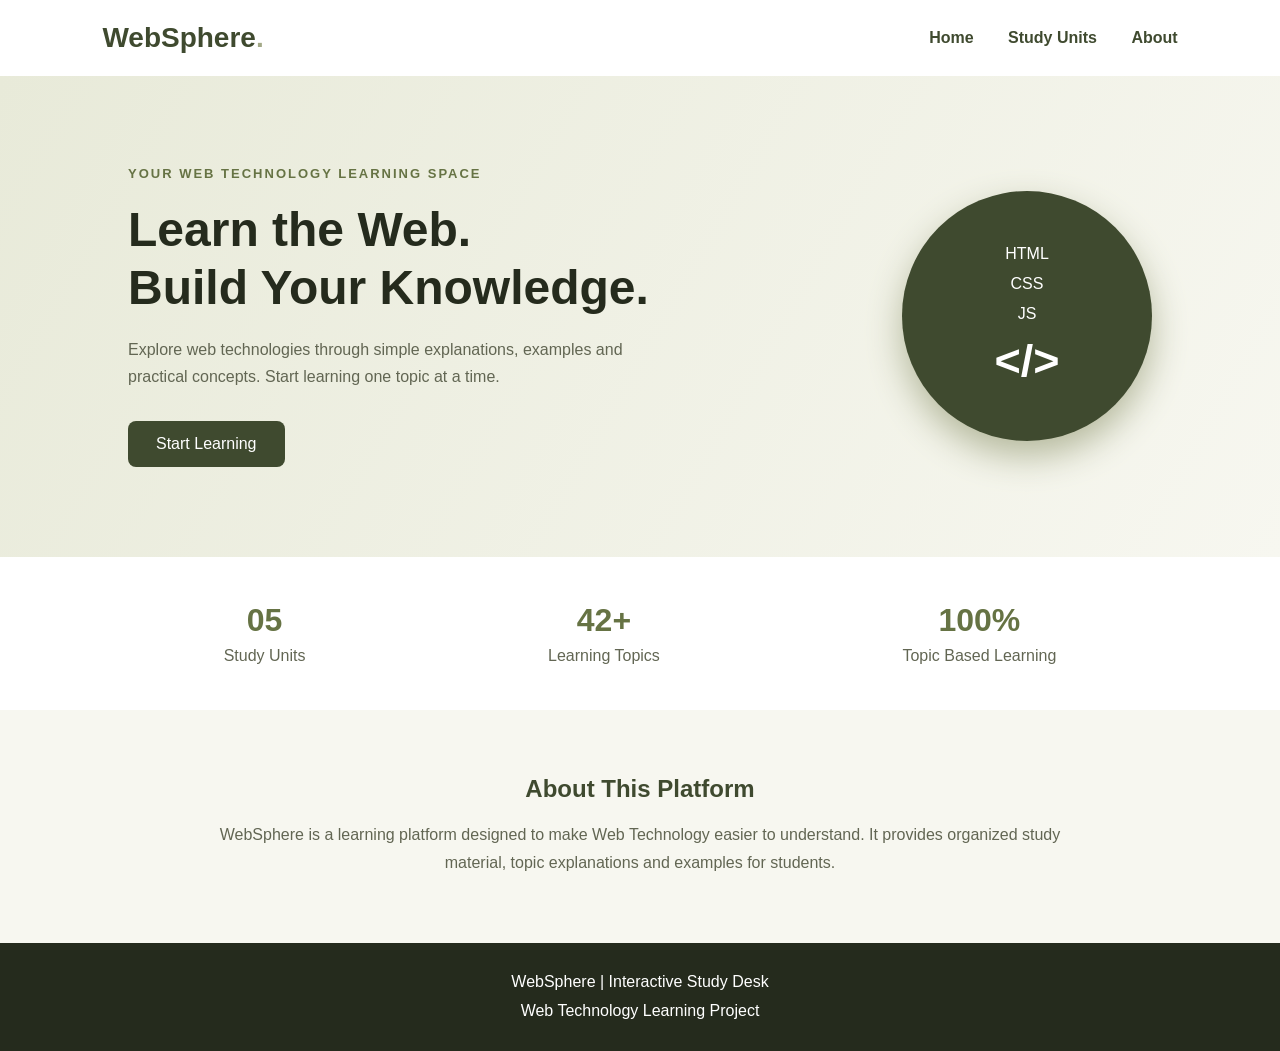
<file: index.html>
<!DOCTYPE html>
<html lang="en">
<head>
    <meta charset="UTF-8">
    <meta name="viewport" content="width=device-width, initial-scale=1.0">

    <title>WebSphere Study Desk</title>

    <link rel="stylesheet" href="style.css">
</head>

<body>

    <header>
        <div class="logo">WebSphere<span>.</span></div>

        <nav>
            <a href="index.html">Home</a>
            <a href="units.html">Study Units</a>
            <a href="#about">About</a>
        </nav>
    </header>

    <section class="hero">

        <div class="hero-content">

            <p class="small-heading">
                YOUR WEB TECHNOLOGY LEARNING SPACE
            </p>

            <h1>
                Learn the Web.<br>
                Build Your Knowledge.
            </h1>

            <p class="description">
                Explore web technologies through simple explanations,
                examples and practical concepts. Start learning
                one topic at a time.
            </p>

            <a href="units.html" class="start-btn">
                Start Learning 
            </a>

        </div>

        <div class="hero-image">
            <div class="circle">
                <span>HTML</span>
                <span>CSS</span>
                <span>JS</span>
                <h2>&lt;/&gt;</h2>
            </div>
        </div>

    </section>

    <section class="features">

        <div class="feature">
            <h2>05</h2>
            <p>Study Units</p>
        </div>

        <div class="feature">
            <h2>42+</h2>
            <p>Learning Topics</p>
        </div>

        <div class="feature">
            <h2>100%</h2>
            <p>Topic Based Learning</p>
        </div>

    </section>

    <section class="about" id="about">

        <h2>About This Platform</h2>

        <p>
            WebSphere is a learning platform designed to make
            Web Technology easier to understand. It provides
            organized study material, topic explanations and
            examples for students.
        </p>

    </section>

    <footer>
        <p>WebSphere | Interactive Study Desk</p>
        <p>Web Technology Learning Project</p>
    </footer>

</body>
</html>
</file>
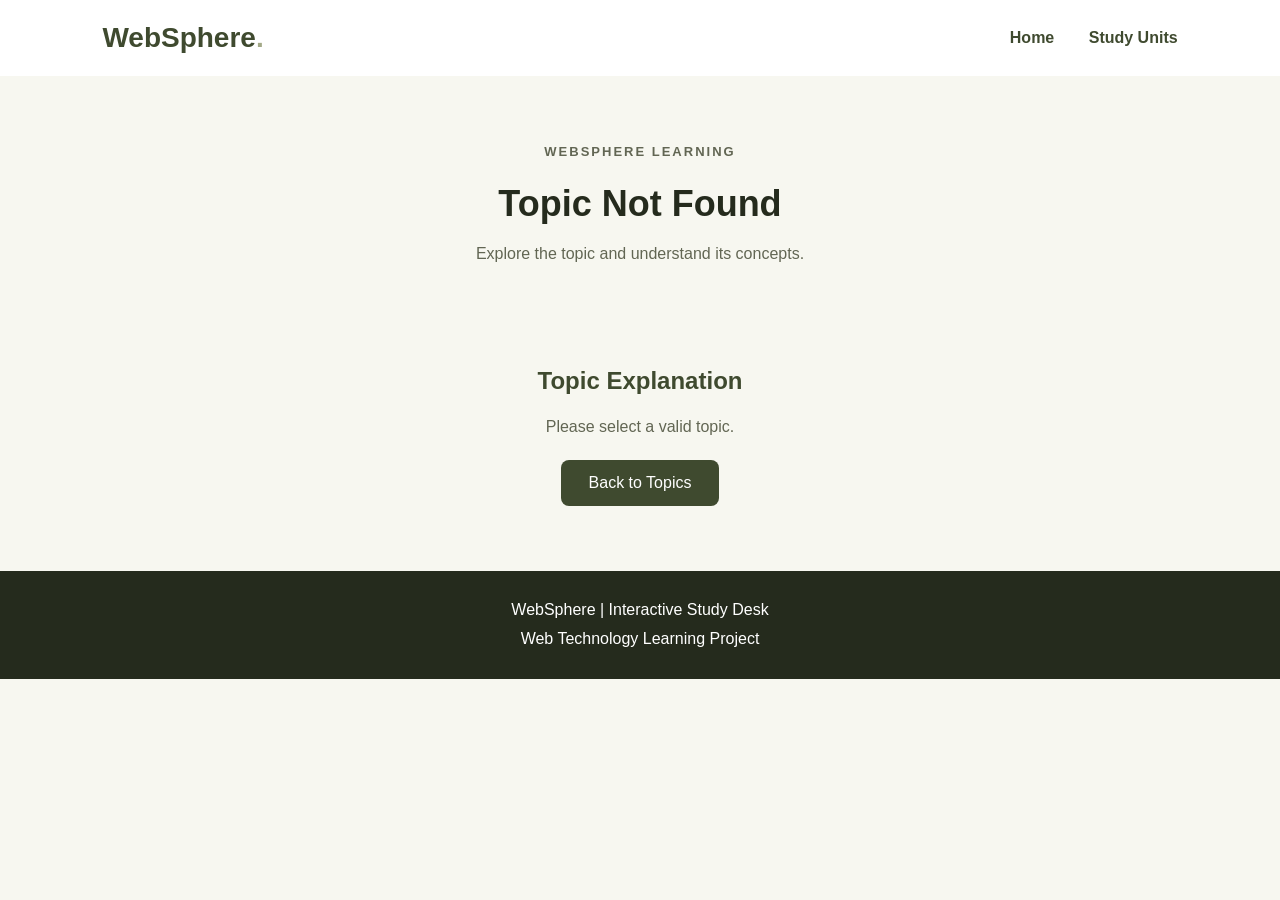
<file: detail.html>
<!DOCTYPE html>
<html lang="en">
<head>
    <meta charset="UTF-8">
    <meta name="viewport" content="width=device-width, initial-scale=1.0">
    <title>Topic Details | WebSphere</title>
    <link rel="stylesheet" href="style.css">
</head>
<body>

    <header>
        <div class="logo">WebSphere<span>.</span></div>
        <nav>
            <a href="index.html">Home</a>
            <a href="units.html">Study Units</a>
        </nav>
    </header>

    <section class="units-heading">
        <p class="small-heading">WEBSPHERE LEARNING</p>
        <h1 id="detail-title">Topic Title</h1>
        <p>Explore the topic and understand its concepts.</p>
    </section>

    <section class="about">
        <h2>Topic Explanation</h2>
        <p id="detail-content">Loading topic...</p>
        <br>
        <a id="back-link" href="units.html" class="start-btn">
            Back to Topics
        </a>
    </section>

    <footer>
        <p>WebSphere | Interactive Study Desk</p>
        <p>Web Technology Learning Project</p>
    </footer>

    <script src="topics.js"></script>
    <script src="detail.js"></script>

</body>
</html>
</file>
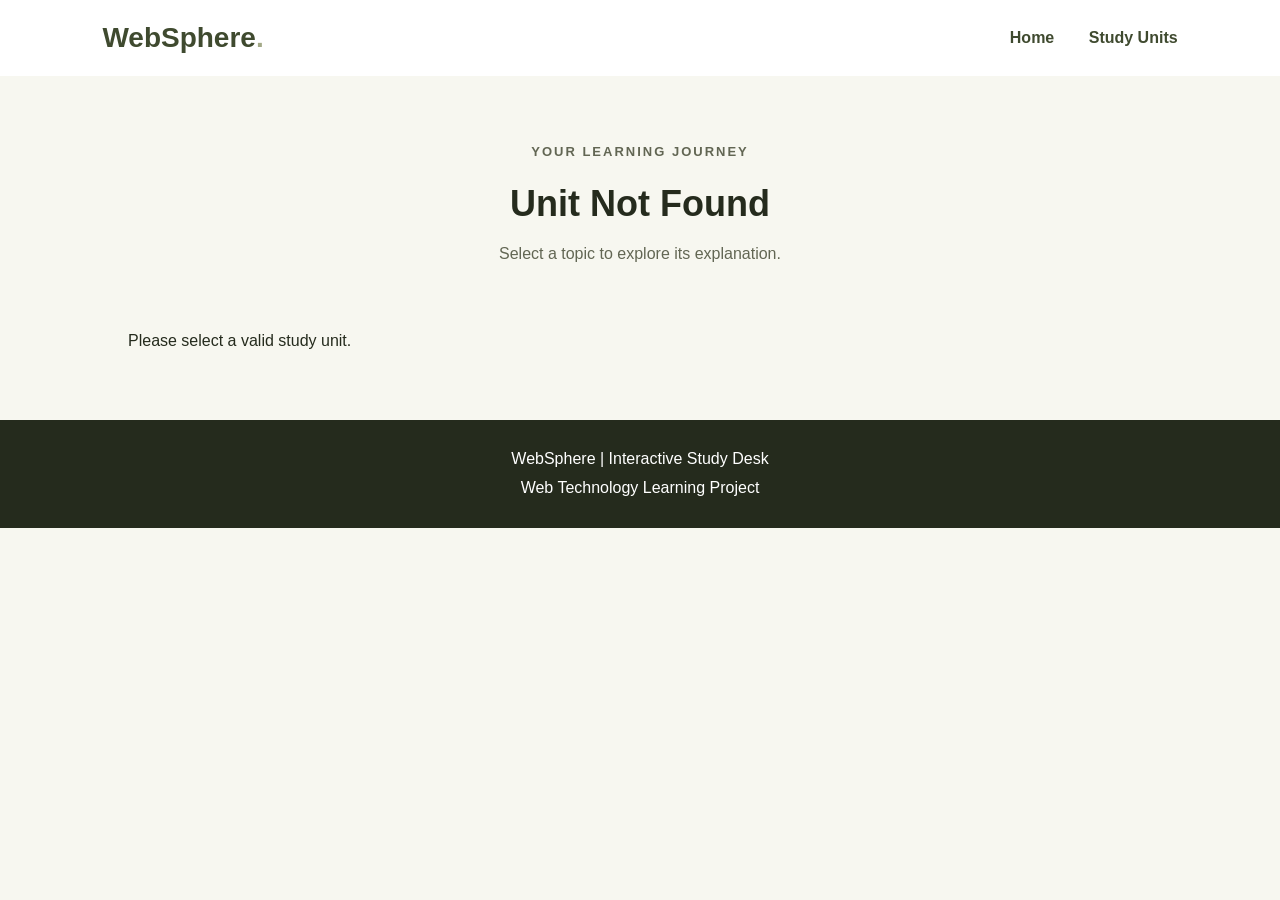
<file: topic.html>
<!DOCTYPE html>
<html lang="en">
<head>
    <meta charset="UTF-8">
    <meta name="viewport" content="width=device-width, initial-scale=1.0">
    <title>Topics | WebSphere</title>
    <link rel="stylesheet" href="style.css">
</head>

<body>

    <header>
        <div class="logo">WebSphere<span>.</span></div>

        <nav>
            <a href="index.html">Home</a>
            <a href="units.html">Study Units</a>
        </nav>
    </header>

    <section class="units-heading">
        <p class="small-heading">YOUR LEARNING JOURNEY</p>
        <h1 id="unit-title">Unit Topics</h1>
        <p>Select a topic to explore its explanation.</p>
    </section>

    <section class="unit-container" id="topic-list">
        <!-- Topics will appear here using JavaScript -->
    </section>

    <footer>
        <p>WebSphere | Interactive Study Desk</p>
        <p>Web Technology Learning Project</p>
    </footer>

    <script src="topics.js"></script>
    <script src="script.js"></script>

</body>
</html>
</file>
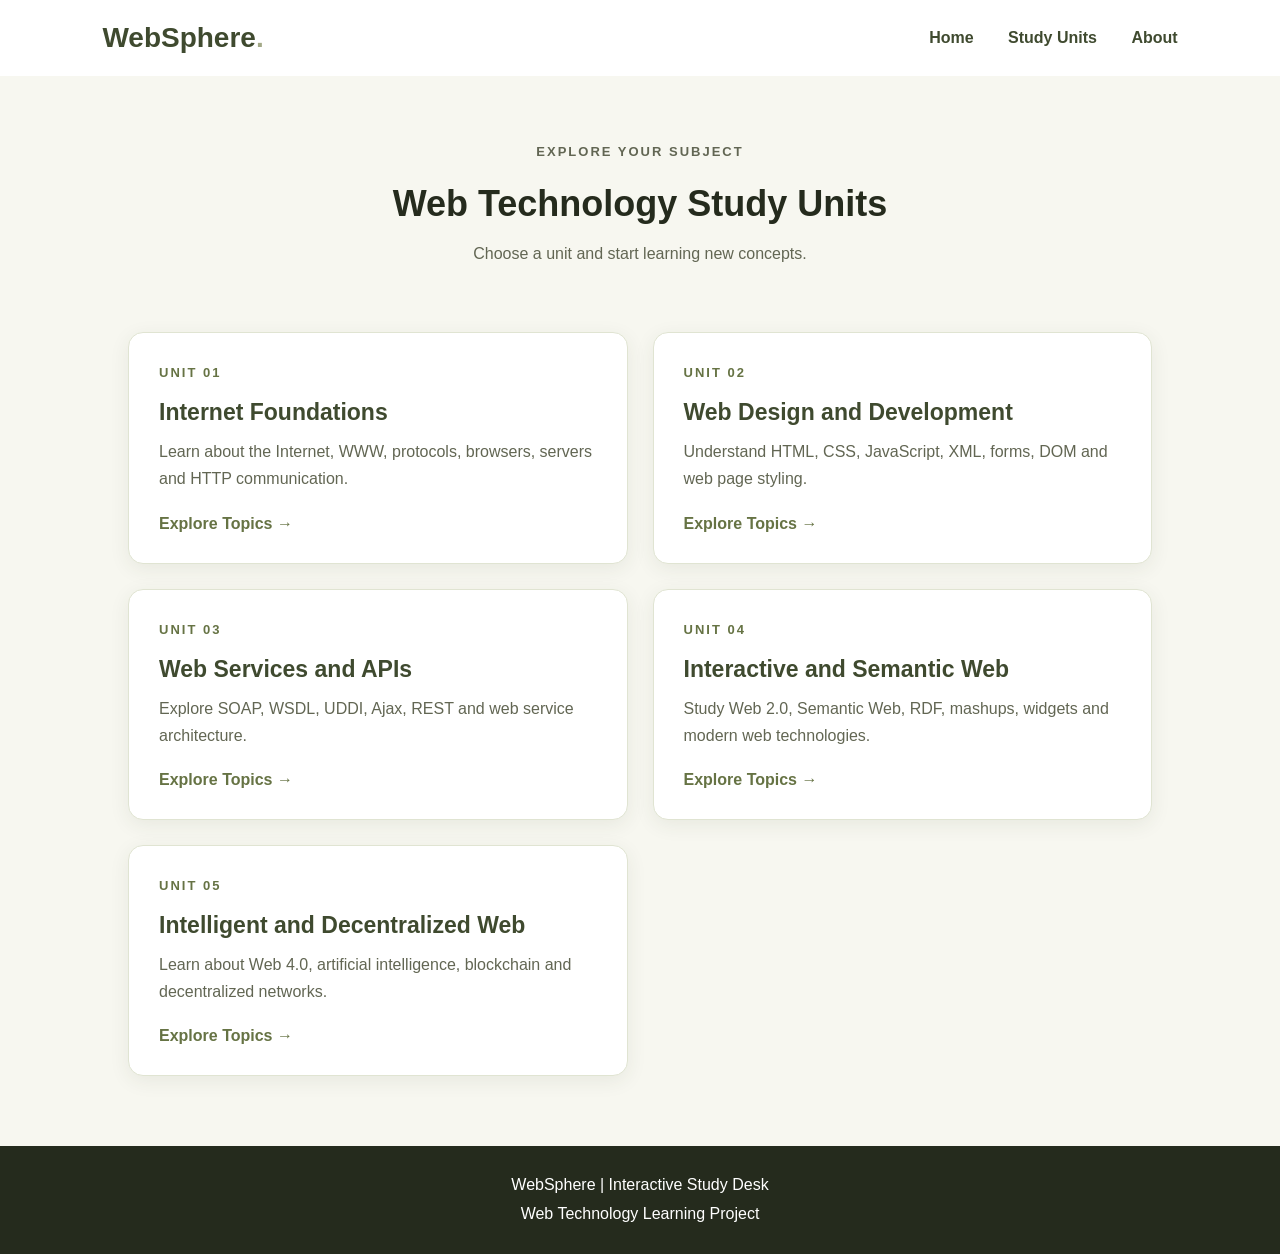
<file: units.html>
<!DOCTYPE html>
<html lang="en">
<head>
    <meta charset="UTF-8">
    <meta name="viewport" content="width=device-width, initial-scale=1.0">
    <title>Study Units | WebSphere</title>
    <link rel="stylesheet" href="style.css">
</head>
<body>

    <header>
        <div class="logo">WebSphere<span>.</span></div>
        <nav>
            <a href="index.html">Home</a>
            <a href="units.html">Study Units</a>
            <a href="index.html#about">About</a>
        </nav>
    </header>

    <section class="units-heading">
        <p class="small-heading">EXPLORE YOUR SUBJECT</p>
        <h1>Web Technology Study Units</h1>
        <p>Choose a unit and start learning new concepts.</p>
    </section>

    <section class="unit-container">

        <div class="unit-card">
            <span>UNIT 01</span>
            <h2>Internet Foundations</h2>
            <p>Learn about the Internet, WWW, protocols, browsers, servers and HTTP communication.</p>
            <a href="topic.html?unit=1">Explore Topics →</a>
        </div>

        <div class="unit-card">
            <span>UNIT 02</span>
            <h2>Web Design and Development</h2>
            <p>Understand HTML, CSS, JavaScript, XML, forms, DOM and web page styling.</p>
            <a href="topic.html?unit=2">Explore Topics →</a>
        </div>

        <div class="unit-card">
            <span>UNIT 03</span>
            <h2>Web Services and APIs</h2>
            <p>Explore SOAP, WSDL, UDDI, Ajax, REST and web service architecture.</p>
            <a href="topic.html?unit=3">Explore Topics →</a>
        </div>

        <div class="unit-card">
            <span>UNIT 04</span>
            <h2>Interactive and Semantic Web</h2>
            <p>Study Web 2.0, Semantic Web, RDF, mashups, widgets and modern web technologies.</p>
            <a href="topic.html?unit=4">Explore Topics →</a>
        </div>

        <div class="unit-card">
            <span>UNIT 05</span>
            <h2>Intelligent and Decentralized Web</h2>
            <p>Learn about Web 4.0, artificial intelligence, blockchain and decentralized networks.</p>
            <a href="topic.html?unit=5">Explore Topics →</a>
        </div>

    </section>

    <footer>
        <p>WebSphere | Interactive Study Desk</p>
        <p>Web Technology Learning Project</p>
    </footer>

</body>
</html>
</file>
<file: style.css>
* {
    margin: 0;
    padding: 0;
    box-sizing: border-box;
    font-family: Arial, sans-serif;
}

body {
    background: #f8f7ff;
    color: #24213b;
}

header {
    display: flex;
    justify-content: space-between;
    align-items: center;
    padding: 22px 8%;
    background: white;
}

.logo {
    font-size: 28px;
    font-weight: bold;
    color: #5426a8;
}

.logo span {
    color: #a879ff;
}

nav a {
    text-decoration: none;
    color: #333;
    margin-left: 30px;
    font-weight: bold;
}

.hero {
    display: flex;
    align-items: center;
    justify-content: space-between;
    padding: 90px 10%;
    min-height: 450px;
    background: linear-gradient(120deg, #eee7ff, #faf8ff);
}

.hero-content {
    max-width: 550px;
}

.small-heading {
    color: #7042c5;
    font-weight: bold;
    letter-spacing: 2px;
    font-size: 13px;
    margin-bottom: 20px;
}

.hero h1 {
    font-size: 48px;
    line-height: 1.2;
    margin-bottom: 20px;
}

.description {
    color: #666;
    line-height: 1.7;
    margin-bottom: 30px;
}

.start-btn {
    display: inline-block;
    background: #673ab7;
    color: white;
    padding: 14px 28px;
    border-radius: 8px;
    text-decoration: none;
}

.start-btn:hover {
    background: #45228b;
}

.hero-image {
    display: flex;
    justify-content: center;
    align-items: center;
}

.circle {
    width: 250px;
    height: 250px;
    border-radius: 50%;
    background: #673ab7;
    color: white;
    display: flex;
    flex-direction: column;
    justify-content: center;
    align-items: center;
    gap: 12px;
    box-shadow: 0 15px 35px #b9a5e8;
}

.circle h2 {
    font-size: 45px;
}

.features {
    display: flex;
    justify-content: space-around;
    padding: 45px 8%;
    background: white;
    text-align: center;
}

.feature h2 {
    color: #673ab7;
    font-size: 32px;
    margin-bottom: 8px;
}

.about {
    text-align: center;
    padding: 65px 15%;
}

.about h2 {
    margin-bottom: 18px;
    color: #5426a8;
}

.about p {
    color: #666;
    line-height: 1.8;
}

footer {
    background: #21183b;
    color: white;
    text-align: center;
    padding: 25px;
    line-height: 1.8;
}

@media (max-width: 700px) {
    .hero {
        flex-direction: column;
        gap: 45px;
        text-align: center;
    }

    .hero h1 {
        font-size: 36px;
    }

    header {
        flex-direction: column;
        gap: 18px;
    }

    nav a {
        margin: 0 8px;
    }

    .features {
        flex-direction: column;
        gap: 25px;
    }
}


/* GENERAL SETTINGS */

* {
    margin: 0;
    padding: 0;
    box-sizing: border-box;
    font-family: Arial, sans-serif;
}

body {
    background: #F7F7F0;
    color: #252B1D;
}


/* HEADER */

header {
    display: flex;
    justify-content: space-between;
    align-items: center;
    padding: 22px 8%;
    background: #FFFFFF;
}

.logo {
    font-size: 28px;
    font-weight: bold;
    color: #3F4A2F;
}

.logo span {
    color: #A3A987;
}

nav a {
    text-decoration: none;
    color: #3F4A2F;
    margin-left: 30px;
    font-weight: bold;
}

nav a:hover {
    color: #8A9666;
}


/* HOME PAGE */

.hero {
    display: flex;
    align-items: center;
    justify-content: space-between;
    padding: 90px 10%;
    min-height: 450px;
    background: linear-gradient(120deg, #E8EAD9, #F7F7F0);
}

.hero-content {
    max-width: 550px;
}

.small-heading {
    color: #667344;
    font-weight: bold;
    letter-spacing: 2px;
    font-size: 13px;
    margin-bottom: 20px;
}

.hero h1 {
    font-size: 48px;
    line-height: 1.2;
    margin-bottom: 20px;
    color: #252B1D;
}

.description {
    color: #626653;
    line-height: 1.7;
    margin-bottom: 30px;
}

.start-btn {
    display: inline-block;
    background: #3F4A2F;
    color: white;
    padding: 14px 28px;
    border-radius: 8px;
    text-decoration: none;
    transition: 0.3s;
}

.start-btn:hover {
    background: #667344;
}


/* HERO CIRCLE */

.hero-image {
    display: flex;
    justify-content: center;
    align-items: center;
}

.circle {
    width: 250px;
    height: 250px;
    border-radius: 50%;
    background: #3F4A2F;
    color: white;
    display: flex;
    flex-direction: column;
    justify-content: center;
    align-items: center;
    gap: 12px;
    box-shadow: 0 15px 35px #B5B99D;
}

.circle h2 {
    font-size: 45px;
}


/* FEATURES SECTION */

.features {
    display: flex;
    justify-content: space-around;
    padding: 45px 8%;
    background: white;
    text-align: center;
}

.feature h2 {
    color: #667344;
    font-size: 32px;
    margin-bottom: 8px;
}

.feature p {
    color: #626653;
}


/* ABOUT SECTION */

.about {
    text-align: center;
    padding: 65px 15%;
}

.about h2 {
    margin-bottom: 18px;
    color: #3F4A2F;
}

.about p {
    color: #626653;
    line-height: 1.8;
}


/* STUDY UNITS PAGE */

.units-heading {
    text-align: center;
    padding: 65px 20px 35px;
}

.units-heading h1 {
    font-size: 36px;
    color: #252B1D;
    margin-bottom: 15px;
}

.units-heading p {
    color: #626653;
    line-height: 1.7;
}

.unit-container {
    display: grid;
    grid-template-columns: repeat(2, 1fr);
    gap: 25px;
    padding: 30px 10% 70px;
}

.unit-card {
    background: white;
    padding: 30px;
    border-radius: 15px;
    box-shadow: 0 5px 20px rgba(50, 60, 35, 0.08);
    border: 1px solid #E0E4D2;
    transition: 0.3s;
}

.unit-card:hover {
    transform: translateY(-7px);
    box-shadow: 0 10px 25px rgba(50, 60, 35, 0.15);
}

.unit-card span {
    color: #667344;
    font-size: 13px;
    font-weight: bold;
    letter-spacing: 2px;
}

.unit-card h2 {
    margin: 18px 0 12px;
    color: #3F4A2F;
    font-size: 23px;
}

.unit-card p {
    color: #626653;
    line-height: 1.7;
    margin-bottom: 22px;
}

.unit-card a {
    color: #667344;
    text-decoration: none;
    font-weight: bold;
}

.unit-card a:hover {
    color: #252B1D;
}


/* FOOTER */

footer {
    background: #252B1D;
    color: white;
    text-align: center;
    padding: 25px;
    line-height: 1.8;
}


/* MOBILE RESPONSIVE DESIGN */

@media (max-width: 700px) {

    .hero {
        flex-direction: column;
        gap: 45px;
        text-align: center;
    }

    .hero h1 {
        font-size: 36px;
    }

    header {
        flex-direction: column;
        gap: 18px;
    }

    nav a {
        margin: 0 8px;
    }

    .features {
        flex-direction: column;
        gap: 25px;
    }

    .unit-container {
        grid-template-columns: 1fr;
        padding: 20px;
    }

    .units-heading h1 {
        font-size: 28px;
    }
}
</file>
